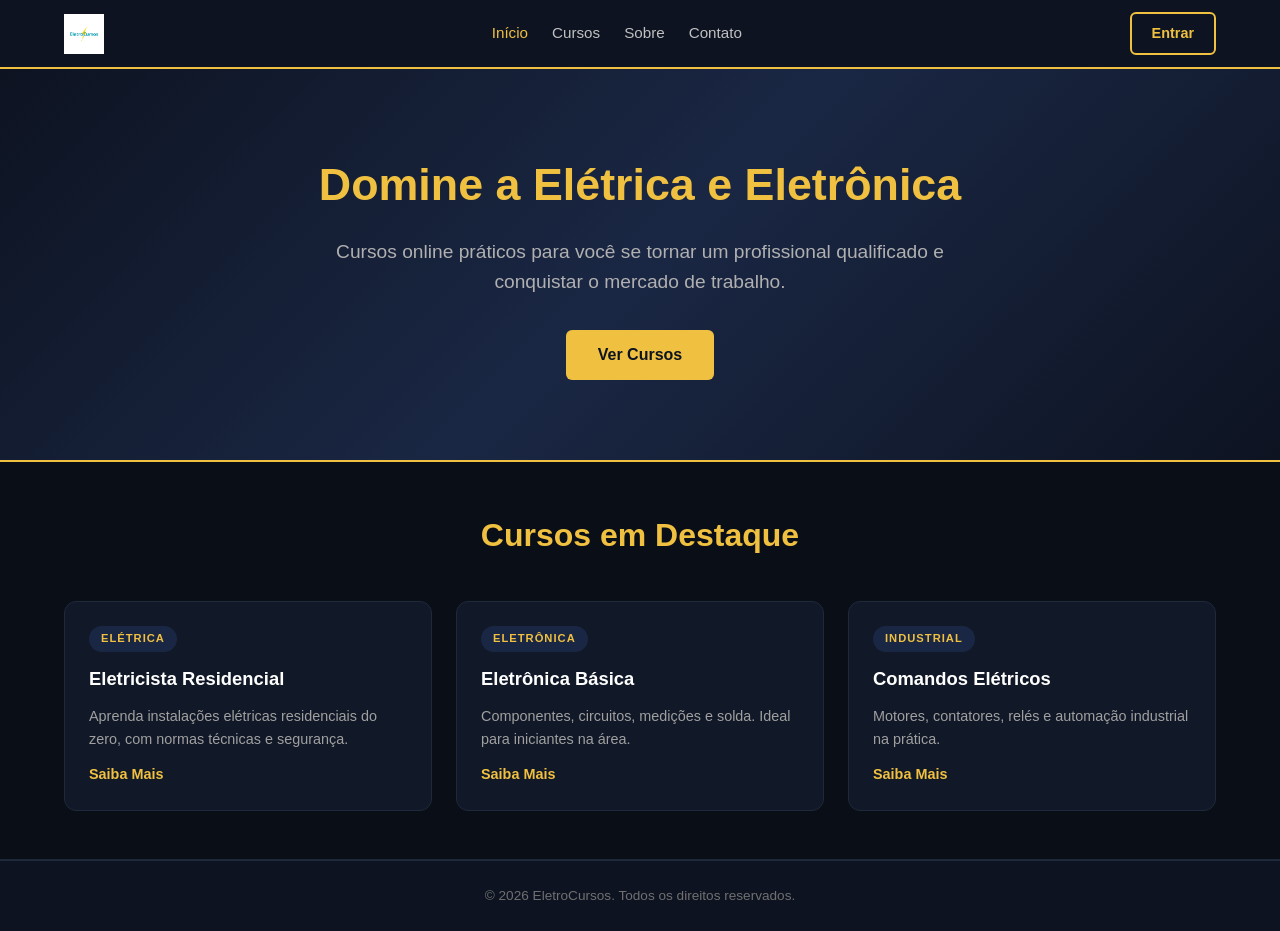
<file: index.html>
<!DOCTYPE html>
<html lang="pt-br">
<head>
    <meta charset="UTF-8">
    <meta name="viewport" content="width=device-width, initial-scale=1.0">
    <title>EletroCursos - Cursos Online de Elétrica e Eletrônica</title>
    <link rel="icon" href="images/EletroCurso.ico" type="image/x-icon">
    <link rel="stylesheet" href="css/style.css">
</head>
<body>
    <header class="header">
        <nav class="navbar">
            <a href="index.html" class="logo">
                <img src="images/EletroCurso.png" alt="EletroCursos">
            </a>
            <ul class="nav-links">
                <li><a href="index.html">Início</a></li>
                <li><a href="cursos.html">Cursos</a></li>
                <li><a href="sobre.html">Sobre</a></li>
                <li><a href="contato.html">Contato</a></li>
            </ul>
            <a href="entrar.html" class="btn-entrar" id="btn-entrar">Entrar</a>
        </nav>
    </header>

    <main>
        <section class="hero">
            <div class="hero-content">
                <h1>Domine a Elétrica e Eletrônica</h1>
                <p>Cursos online práticos para você se tornar um profissional qualificado e conquistar o mercado de trabalho.</p>
                <a href="cursos.html" class="btn-hero">Ver Cursos</a>
            </div>
        </section>

        <section class="destaques">
            <h2>Cursos em Destaque</h2>
            <div class="cursos-grid">
                <article class="card-curso">
                    <span class="tag">Elétrica</span>
                    <h3>Eletricista Residencial</h3>
                    <p>Aprenda instalações elétricas residenciais do zero, com normas técnicas e segurança.</p>
                    <a href="cursos.html" class="btn-curso">Saiba Mais</a>
                </article>
                <article class="card-curso">
                    <span class="tag">Eletrônica</span>
                    <h3>Eletrônica Básica</h3>
                    <p>Componentes, circuitos, medições e solda. Ideal para iniciantes na área.</p>
                    <a href="cursos.html" class="btn-curso">Saiba Mais</a>
                </article>
                <article class="card-curso">
                    <span class="tag">Industrial</span>
                    <h3>Comandos Elétricos</h3>
                    <p>Motores, contatores, relés e automação industrial na prática.</p>
                    <a href="cursos.html" class="btn-curso">Saiba Mais</a>
                </article>
            </div>
        </section>
    </main>

    <footer class="footer">
        <p>&copy; 2026 EletroCursos. Todos os direitos reservados.</p>
    </footer>

    <script src="js/script.js"></script>
</body>
</html>
</file>
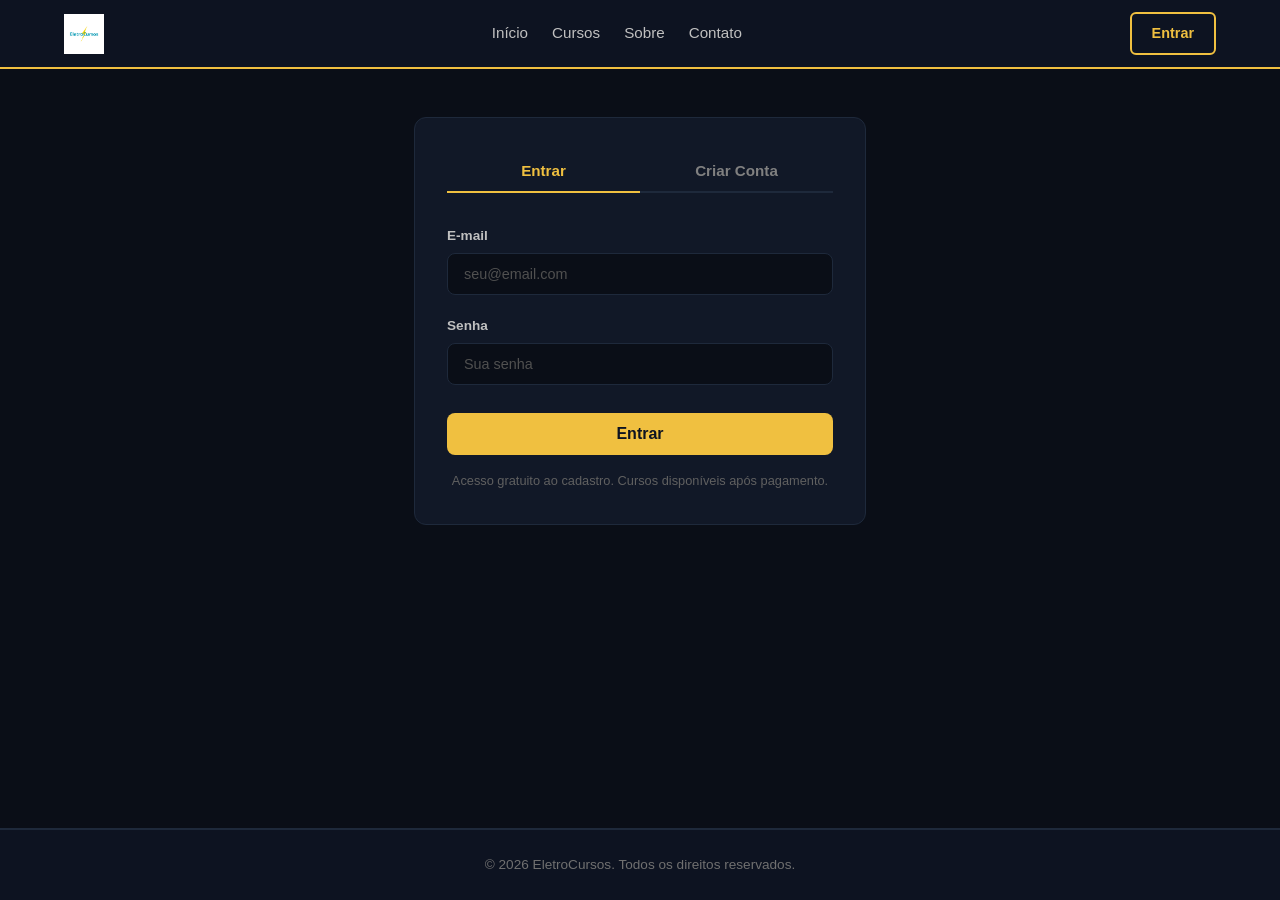
<file: admin.html>
<!DOCTYPE html>
<html lang="pt-br">
<head>
    <meta charset="UTF-8">
    <meta name="viewport" content="width=device-width, initial-scale=1.0">
    <title>Painel Admin - EletroCursos</title>
    <link rel="icon" href="images/EletroCurso.ico" type="image/x-icon">
    <link rel="stylesheet" href="css/style.css">
</head>
<body>
    <header class="header">
        <nav class="navbar">
            <a href="index.html" class="logo">
                <img src="images/EletroCurso.png" alt="EletroCursos">
            </a>
            <ul class="nav-links">
                <li><a href="index.html">Início</a></li>
                <li><a href="cursos.html">Cursos</a></li>
                <li><a href="sobre.html">Sobre</a></li>
                <li><a href="contato.html">Contato</a></li>
            </ul>
            <a href="#" class="btn-sair" onclick="sair()">Sair</a>
        </nav>
    </header>

    <main>
        <section class="pagina-admin">
            <div class="admin-header">
                <h1>Painel de Administração</h1>
                <p>Gerencie cursos, alunos e pagamentos.</p>
            </div>

            <!-- Dashboard -->
            <div class="admin-dashboard" id="admin-dashboard">
                <div class="dash-card">
                    <div class="dash-icone">📚</div>
                    <div class="dash-info">
                        <span class="dash-numero" id="total-cursos">8</span>
                        <span class="dash-label">Cursos</span>
                    </div>
                </div>
                <div class="dash-card">
                    <div class="dash-icone">👥</div>
                    <div class="dash-info">
                        <span class="dash-numero" id="total-alunos">0</span>
                        <span class="dash-label">Alunos</span>
                    </div>
                </div>
                <div class="dash-card">
                    <div class="dash-icone">✅</div>
                    <div class="dash-info">
                        <span class="dash-numero" id="total-pagos">0</span>
                        <span class="dash-label">Pagantes</span>
                    </div>
                </div>
                <div class="dash-card">
                    <div class="dash-icone">💰</div>
                    <div class="dash-info">
                        <span class="dash-numero" id="total-receita">R$ 0</span>
                        <span class="dash-label">Receita</span>
                    </div>
                </div>
            </div>

            <!-- Tabs Admin -->
            <div class="admin-tabs">
                <button class="admin-tab ativo" onclick="mostrarSecao('cursos')">Cursos</button>
                <button class="admin-tab" onclick="mostrarSecao('alunos')">Alunos</button>
                <button class="admin-tab" onclick="mostrarSecao('pagamentos')">Pagamentos</button>
                <button class="admin-tab" onclick="mostrarSecao('config')">Configurações</button>
            </div>

            <!-- Seção Cursos -->
            <div class="admin-secao" id="secao-cursos">
                <div class="secao-header">
                    <h2>Gerenciar Cursos</h2>
                    <button class="btn-add" onclick="abrirModalCurso()">+ Novo Curso</button>
                </div>
                <div class="tabela-container">
                    <table class="tabela-admin">
                        <thead>
                            <tr>
                                <th>Título</th>
                                <th>Categoria</th>
                                <th>Carga Horária</th>
                                <th>Nível</th>
                                <th>Ações</th>
                            </tr>
                        </thead>
                        <tbody id="tabela-cursos"></tbody>
                    </table>
                </div>
            </div>

            <!-- Seção Alunos -->
            <div class="admin-secao hidden" id="secao-alunos">
                <div class="secao-header">
                    <h2>Alunos Cadastrados</h2>
                    <button class="btn-add" onclick="exportarAlunos()">Exportar CSV</button>
                </div>
                <div class="tabela-container">
                    <table class="tabela-admin">
                        <thead>
                            <tr>
                                <th>Nome</th>
                                <th>E-mail</th>
                                <th>Status</th>
                                <th>Data Cadastro</th>
                                <th>Ações</th>
                            </tr>
                        </thead>
                        <tbody id="tabela-alunos"></tbody>
                    </table>
                </div>
            </div>

            <!-- Seção Pagamentos -->
            <div class="admin-secao hidden" id="secao-pagamentos">
                <div class="secao-header">
                    <h2>Pagamentos</h2>
                    <button class="btn-add" onclick="exportarPagamentos()">Exportar CSV</button>
                </div>
                <div class="tabela-container">
                    <table class="tabela-admin">
                        <thead>
                            <tr>
                                <th>Aluno</th>
                                <th>E-mail</th>
                                <th>Valor</th>
                                <th>Status</th>
                                <th>Data</th>
                                <th>Ações</th>
                            </tr>
                        </thead>
                        <tbody id="tabela-pagamentos"></tbody>
                    </table>
                </div>
            </div>

            <!-- Seção Configurações -->
            <div class="admin-secao hidden" id="secao-config">
                <div class="secao-header">
                    <h2>Configurações</h2>
                </div>
                <div class="config-grid">
                    <div class="config-card">
                        <h3>Valor do Acesso</h3>
                        <div class="config-input-group">
                            <span>R$</span>
                            <input type="number" id="config-valor" value="10.00" step="0.01" min="0">
                        </div>
                        <button class="btn-admin" onclick="salvarConfig()">Salvar</button>
                    </div>
                    <div class="config-card">
                        <h3>Chave PIX</h3>
                        <input type="text" id="config-chave-pix" placeholder="Sua chave PIX">
                        <button class="btn-admin" onclick="salvarConfig()">Salvar</button>
                    </div>
                    <div class="config-card">
                        <h3>Nome Recebedor PIX</h3>
                        <input type="text" id="config-nome-pix" placeholder="Nome que aparece no PIX">
                        <button class="btn-admin" onclick="salvarConfig()">Salvar</button>
                    </div>
                    <div class="config-card">
                        <h3>Admin</h3>
                        <div class="form-group">
                            <label>E-mail</label>
                            <input type="email" id="config-admin-email" value="admin@eletrocursos.com">
                        </div>
                        <div class="form-group">
                            <label>Senha</label>
                            <input type="password" id="config-admin-senha" value="admin123">
                        </div>
                        <button class="btn-admin" onclick="salvarConfig()">Salvar</button>
                    </div>
                </div>
            </div>
        </section>
    </main>

    <!-- Modal Curso -->
    <div class="modal-overlay hidden" id="modal-curso">
        <div class="modal">
            <div class="modal-header">
                <h3 id="modal-titulo">Novo Curso</h3>
                <button class="modal-fechar" onclick="fecharModalCurso()">✕</button>
            </div>
            <form id="form-curso" onsubmit="salvarCurso(event)">
                <input type="hidden" id="curso-id">
                <div class="form-group">
                    <label>Título</label>
                    <input type="text" id="curso-titulo" required>
                </div>
                <div class="form-group">
                    <label>Categoria</label>
                    <select id="curso-categoria" required>
                        <option value="">Selecione...</option>
                        <option value="elétrica">Elétrica</option>
                        <option value="eletrônica">Eletrônica</option>
                        <option value="industrial">Industrial</option>
                        <option value="energia-solar">Energia Solar</option>
                    </select>
                </div>
                <div class="form-group">
                    <label>Descrição</label>
                    <textarea id="curso-descricao" rows="3" required></textarea>
                </div>
                <div class="form-row">
                    <div class="form-group">
                        <label>Carga Horária</label>
                        <input type="number" id="curso-carga" min="1" required>
                    </div>
                    <div class="form-group">
                        <label>Nível</label>
                        <select id="curso-nivel" required>
                            <option value="">Selecione...</option>
                            <option value="Iniciante">Iniciante</option>
                            <option value="Intermediário">Intermediário</option>
                            <option value="Avançado">Avançado</option>
                        </select>
                    </div>
                </div>
                <button type="submit" class="btn-auth">Salvar Curso</button>
            </form>
        </div>
    </div>

    <footer class="footer">
        <p>&copy; 2026 EletroCursos. Todos os direitos reservados.</p>
    </footer>

    <script src="js/script.js"></script>
</body>
</html>
</file>
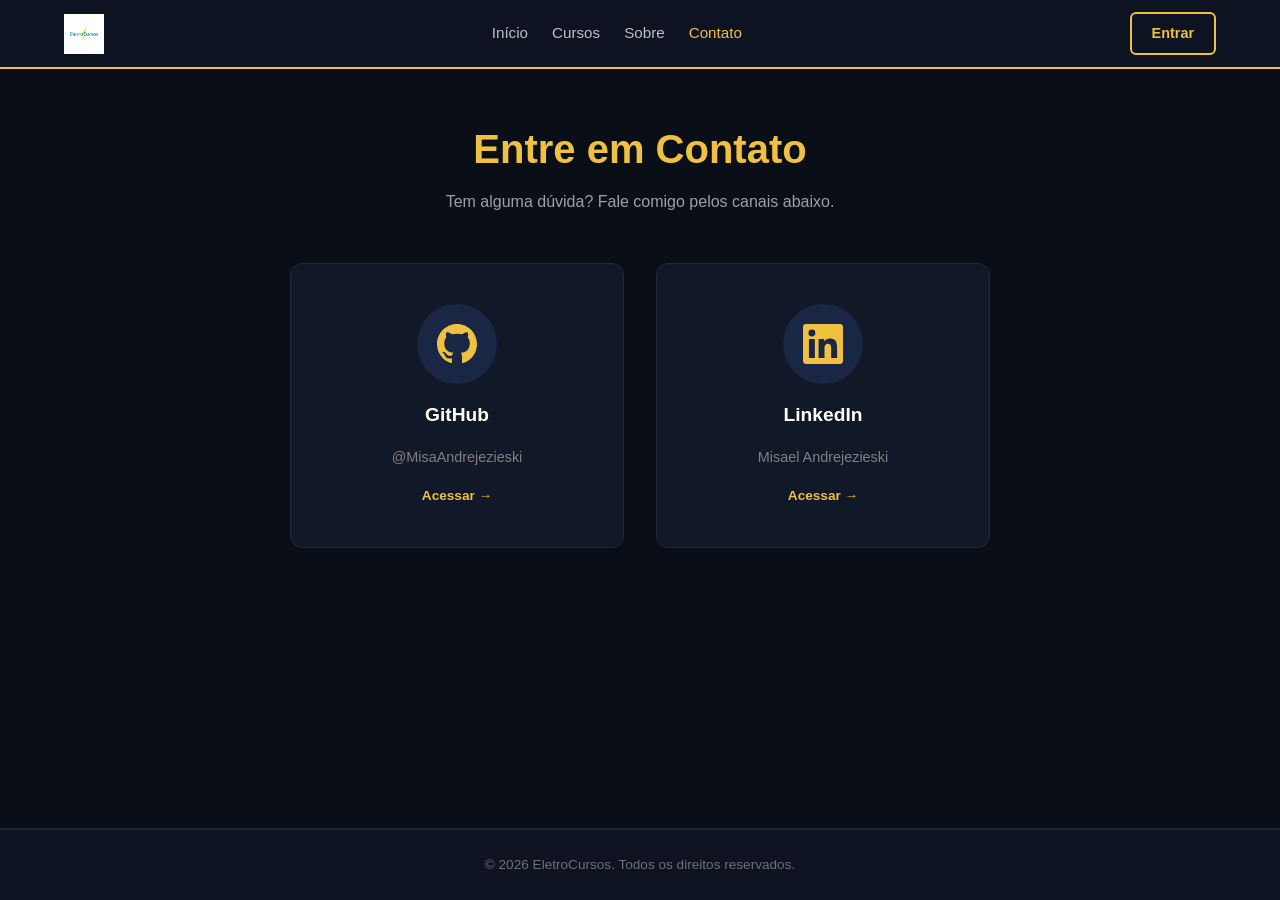
<file: contato.html>
<!DOCTYPE html>
<html lang="pt-br">
<head>
    <meta charset="UTF-8">
    <meta name="viewport" content="width=device-width, initial-scale=1.0">
    <title>Contato - EletroCursos</title>
    <link rel="icon" href="images/EletroCurso.ico" type="image/x-icon">
    <link rel="stylesheet" href="css/style.css">
</head>
<body>
    <header class="header">
        <nav class="navbar">
            <a href="index.html" class="logo">
                <img src="images/EletroCurso.png" alt="EletroCursos">
            </a>
            <ul class="nav-links">
                <li><a href="index.html">Início</a></li>
                <li><a href="cursos.html">Cursos</a></li>
                <li><a href="sobre.html">Sobre</a></li>
                <li><a href="contato.html">Contato</a></li>
            </ul>
            <a href="entrar.html" class="btn-entrar" id="btn-entrar">Entrar</a>
        </nav>
    </header>

    <main>
        <section class="pagina-contato">
            <div class="contato-header">
                <h1>Entre em Contato</h1>
                <p>Tem alguma dúvida? Fale comigo pelos canais abaixo.</p>
            </div>

            <div class="contato-grid">
                <a href="https://github.com/MisaAndrejezieski" target="_blank" class="contato-card">
                    <div class="contato-icone">
                        <svg width="40" height="40" viewBox="0 0 24 24" fill="currentColor">
                            <path d="M12 0C5.37 0 0 5.37 0 12c0 5.31 3.435 9.795 8.205 11.385.6.105.825-.255.825-.57 0-.285-.015-1.23-.015-2.235-3.015.555-3.795-.735-4.035-1.41-.135-.345-.72-1.41-1.23-1.695-.42-.225-1.02-.78-.015-.795.945-.015 1.62.87 1.845 1.23 1.08 1.815 2.805 1.305 3.495.99.105-.78.42-1.305.765-1.605-2.67-.3-5.46-1.335-5.46-5.925 0-1.305.465-2.385 1.23-3.225-.12-.3-.54-1.53.12-3.18 0 0 1.005-.315 3.3 1.23.96-.27 1.98-.405 3-.405s2.04.135 3 .405c2.295-1.56 3.3-1.23 3.3-1.23.66 1.65.24 2.88.12 3.18.765.84 1.23 1.905 1.23 3.225 0 4.605-2.805 5.625-5.475 5.925.435.375.81 1.095.81 2.22 0 1.605-.015 2.895-.015 3.3 0 .315.225.69.825.57A12.02 12.02 0 0024 12c0-6.63-5.37-12-12-12z"/>
                        </svg>
                    </div>
                    <h3>GitHub</h3>
                    <p>@MisaAndrejezieski</p>
                    <span class="contato-link">Acessar →</span>
                </a>

                <a href="https://www.linkedin.com/in/misael-andrejezieski-b4996720a/" target="_blank" class="contato-card">
                    <div class="contato-icone">
                        <svg width="40" height="40" viewBox="0 0 24 24" fill="currentColor">
                            <path d="M20.447 20.452h-3.554v-5.569c0-1.328-.027-3.037-1.852-3.037-1.853 0-2.136 1.445-2.136 2.939v5.667H9.351V9h3.414v1.561h.046c.477-.9 1.637-1.85 3.37-1.85 3.601 0 4.267 2.37 4.267 5.455v6.286zM5.337 7.433a2.062 2.062 0 01-2.063-2.065 2.064 2.064 0 112.063 2.065zm1.782 13.019H3.555V9h3.564v11.452zM22.225 0H1.771C.792 0 0 .774 0 1.729v20.542C0 23.227.792 24 1.771 24h20.451C23.2 24 24 23.227 24 22.271V1.729C24 .774 23.2 0 22.222 0h.003z"/>
                        </svg>
                    </div>
                    <h3>LinkedIn</h3>
                    <p>Misael Andrejezieski</p>
                    <span class="contato-link">Acessar →</span>
                </a>
            </div>
        </section>
    </main>

    <footer class="footer">
        <p>&copy; 2026 EletroCursos. Todos os direitos reservados.</p>
    </footer>

    <script src="js/script.js"></script>
</body>
</html>
</file>
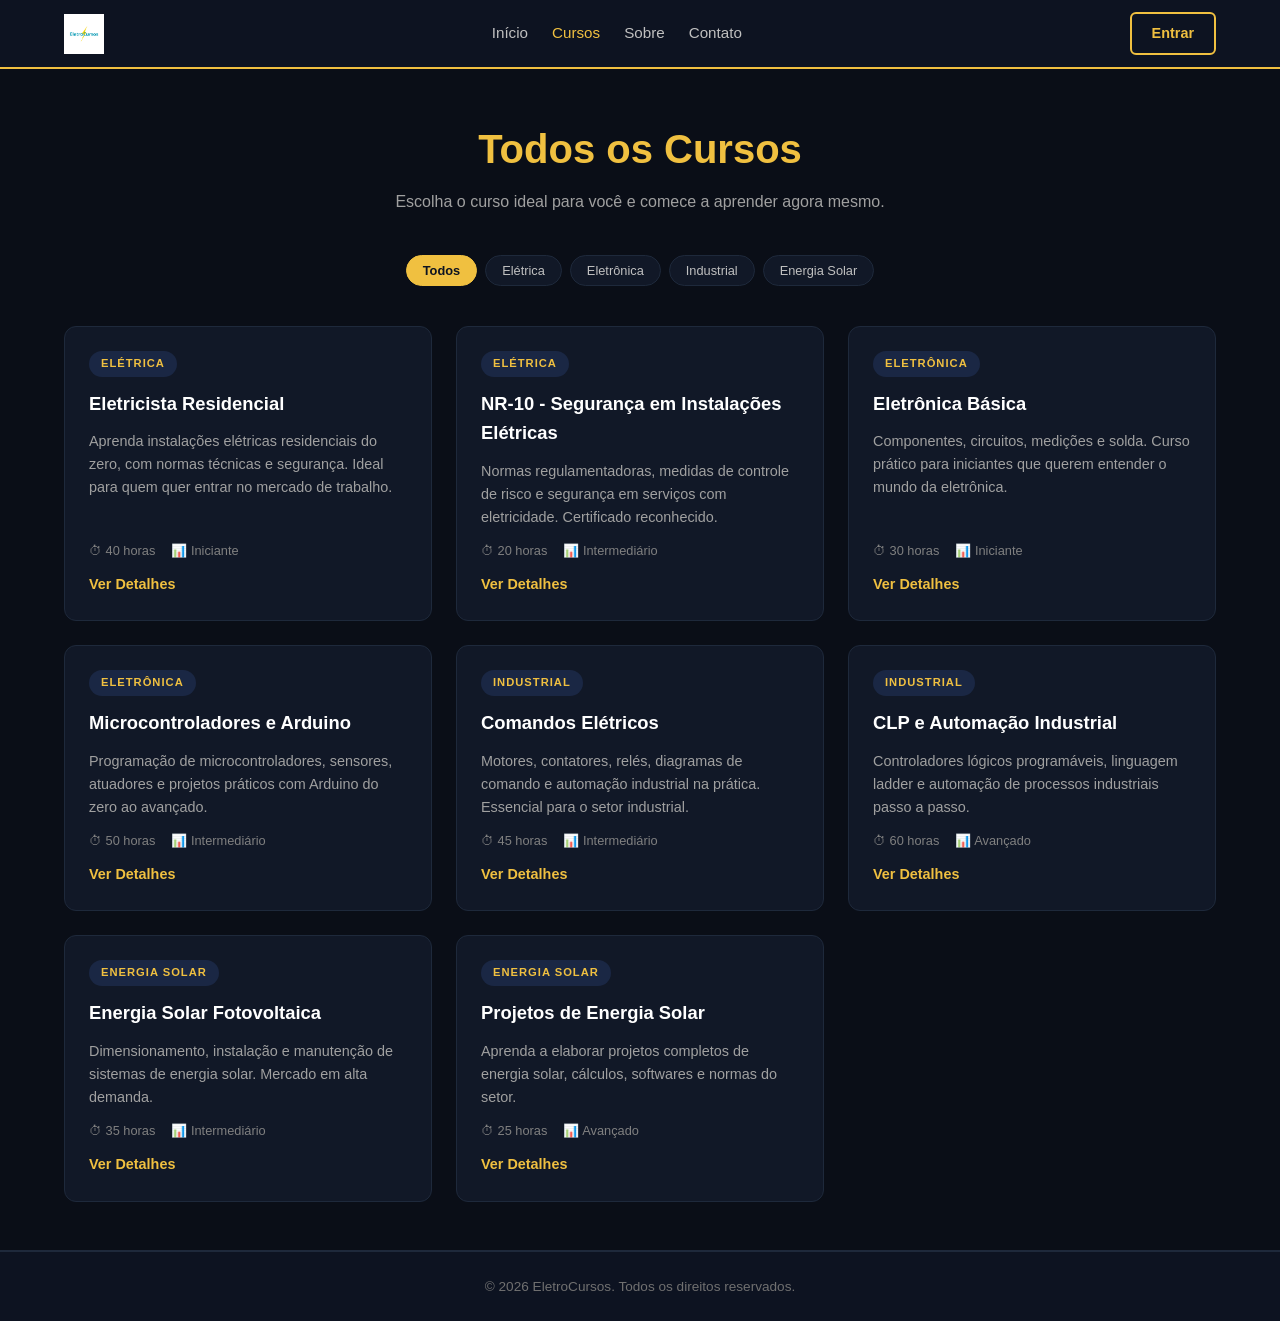
<file: cursos.html>
<!DOCTYPE html>
<html lang="pt-br">
<head>
    <meta charset="UTF-8">
    <meta name="viewport" content="width=device-width, initial-scale=1.0">
    <title>Todos os Cursos - EletroCursos</title>
    <link rel="icon" href="images/EletroCurso.ico" type="image/x-icon">
    <link rel="stylesheet" href="css/style.css">
</head>
<body>
    <header class="header">
        <nav class="navbar">
            <a href="index.html" class="logo">
                <img src="images/EletroCurso.png" alt="EletroCursos">
            </a>
            <ul class="nav-links">
                <li><a href="index.html">Início</a></li>
                <li><a href="cursos.html">Cursos</a></li>
                <li><a href="sobre.html">Sobre</a></li>
                <li><a href="contato.html">Contato</a></li>
            </ul>
            <a href="entrar.html" class="btn-entrar" id="btn-entrar">Entrar</a>
        </nav>
    </header>

    <main>
        <section class="pagina-cursos">
            <div class="pagina-cursos-header">
                <h1>Todos os Cursos</h1>
                <p>Escolha o curso ideal para você e comece a aprender agora mesmo.</p>
            </div>

            <div class="filtros">
                <button class="filtro-btn ativo">Todos</button>
                <button class="filtro-btn">Elétrica</button>
                <button class="filtro-btn">Eletrônica</button>
                <button class="filtro-btn">Industrial</button>
                <button class="filtro-btn">Energia Solar</button>
            </div>

            <div class="cursos-grid-full">
                <article class="card-curso" data-categoria="elétrica">
                    <span class="tag">Elétrica</span>
                    <h3>Eletricista Residencial</h3>
                    <p>Aprenda instalações elétricas residenciais do zero, com normas técnicas e segurança. Ideal para quem quer entrar no mercado de trabalho.</p>
                    <div class="card-info">
                        <span>⏱ 40 horas</span>
                        <span>📊 Iniciante</span>
                    </div>
                    <a href="entrar.html" class="btn-curso">Ver Detalhes</a>
                </article>

                <article class="card-curso" data-categoria="elétrica">
                    <span class="tag">Elétrica</span>
                    <h3>NR-10 - Segurança em Instalações Elétricas</h3>
                    <p>Normas regulamentadoras, medidas de controle de risco e segurança em serviços com eletricidade. Certificado reconhecido.</p>
                    <div class="card-info">
                        <span>⏱ 20 horas</span>
                        <span>📊 Intermediário</span>
                    </div>
                    <a href="entrar.html" class="btn-curso">Ver Detalhes</a>
                </article>

                <article class="card-curso" data-categoria="eletrônica">
                    <span class="tag">Eletrônica</span>
                    <h3>Eletrônica Básica</h3>
                    <p>Componentes, circuitos, medições e solda. Curso prático para iniciantes que querem entender o mundo da eletrônica.</p>
                    <div class="card-info">
                        <span>⏱ 30 horas</span>
                        <span>📊 Iniciante</span>
                    </div>
                    <a href="entrar.html" class="btn-curso">Ver Detalhes</a>
                </article>

                <article class="card-curso" data-categoria="eletrônica">
                    <span class="tag">Eletrônica</span>
                    <h3>Microcontroladores e Arduino</h3>
                    <p>Programação de microcontroladores, sensores, atuadores e projetos práticos com Arduino do zero ao avançado.</p>
                    <div class="card-info">
                        <span>⏱ 50 horas</span>
                        <span>📊 Intermediário</span>
                    </div>
                    <a href="entrar.html" class="btn-curso">Ver Detalhes</a>
                </article>

                <article class="card-curso" data-categoria="industrial">
                    <span class="tag">Industrial</span>
                    <h3>Comandos Elétricos</h3>
                    <p>Motores, contatores, relés, diagramas de comando e automação industrial na prática. Essencial para o setor industrial.</p>
                    <div class="card-info">
                        <span>⏱ 45 horas</span>
                        <span>📊 Intermediário</span>
                    </div>
                    <a href="entrar.html" class="btn-curso">Ver Detalhes</a>
                </article>

                <article class="card-curso" data-categoria="industrial">
                    <span class="tag">Industrial</span>
                    <h3>CLP e Automação Industrial</h3>
                    <p>Controladores lógicos programáveis, linguagem ladder e automação de processos industriais passo a passo.</p>
                    <div class="card-info">
                        <span>⏱ 60 horas</span>
                        <span>📊 Avançado</span>
                    </div>
                    <a href="entrar.html" class="btn-curso">Ver Detalhes</a>
                </article>

                <article class="card-curso" data-categoria="energia-solar">
                    <span class="tag">Energia Solar</span>
                    <h3>Energia Solar Fotovoltaica</h3>
                    <p>Dimensionamento, instalação e manutenção de sistemas de energia solar. Mercado em alta demanda.</p>
                    <div class="card-info">
                        <span>⏱ 35 horas</span>
                        <span>📊 Intermediário</span>
                    </div>
                    <a href="entrar.html" class="btn-curso">Ver Detalhes</a>
                </article>

                <article class="card-curso" data-categoria="energia-solar">
                    <span class="tag">Energia Solar</span>
                    <h3>Projetos de Energia Solar</h3>
                    <p>Aprenda a elaborar projetos completos de energia solar, cálculos, softwares e normas do setor.</p>
                    <div class="card-info">
                        <span>⏱ 25 horas</span>
                        <span>📊 Avançado</span>
                    </div>
                    <a href="entrar.html" class="btn-curso">Ver Detalhes</a>
                </article>
            </div>
        </section>
    </main>

    <footer class="footer">
        <p>&copy; 2026 EletroCursos. Todos os direitos reservados.</p>
    </footer>

    <script src="js/script.js"></script>
</body>
</html>
</file>
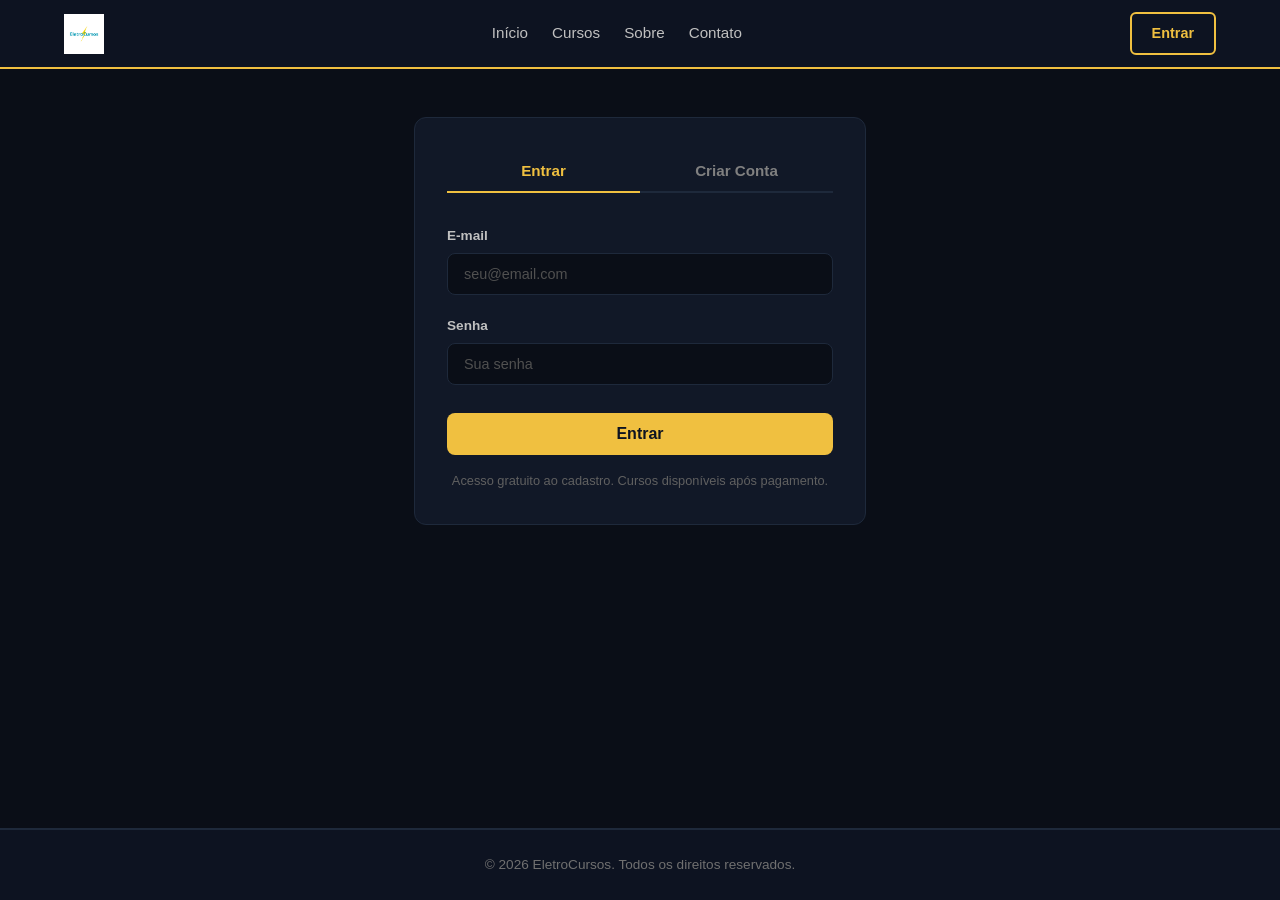
<file: entrar.html>
<!DOCTYPE html>
<html lang="pt-br">
<head>
    <meta charset="UTF-8">
    <meta name="viewport" content="width=device-width, initial-scale=1.0">
    <title>Entrar - EletroCursos</title>
    <link rel="icon" href="images/EletroCurso.ico" type="image/x-icon">
    <link rel="stylesheet" href="css/style.css">
</head>
<body>
    <header class="header">
        <nav class="navbar">
            <a href="index.html" class="logo">
                <img src="images/EletroCurso.png" alt="EletroCursos">
            </a>
            <ul class="nav-links">
                <li><a href="index.html">Início</a></li>
                <li><a href="cursos.html">Cursos</a></li>
                <li><a href="sobre.html">Sobre</a></li>
                <li><a href="contato.html">Contato</a></li>
            </ul>
            <a href="entrar.html" class="btn-entrar" id="btn-entrar">Entrar</a>
        </nav>
    </header>

    <main>
        <section class="pagina-auth">
            <div class="auth-container">
                <div class="auth-tabs">
                    <button class="auth-tab ativo" onclick="mostrarForm('login')">Entrar</button>
                    <button class="auth-tab" onclick="mostrarForm('cadastro')">Criar Conta</button>
                </div>

                <form id="form-login" class="auth-form" onsubmit="fazerLogin(event)">
                    <div class="form-group">
                        <label for="login-email">E-mail</label>
                        <input type="email" id="login-email" placeholder="seu@email.com" required>
                    </div>
                    <div class="form-group">
                        <label for="login-senha">Senha</label>
                        <input type="password" id="login-senha" placeholder="Sua senha" required>
                    </div>
                    <button type="submit" class="btn-auth">Entrar</button>
                    <p class="auth-info">Acesso gratuito ao cadastro. Cursos disponíveis após pagamento.</p>
                </form>

                <form id="form-cadastro" class="auth-form hidden" onsubmit="fazerCadastro(event)">
                    <div class="form-group">
                        <label for="cadastro-nome">Nome Completo</label>
                        <input type="text" id="cadastro-nome" placeholder="Seu nome" required>
                    </div>
                    <div class="form-group">
                        <label for="cadastro-email">E-mail</label>
                        <input type="email" id="cadastro-email" placeholder="seu@email.com" required>
                    </div>
                    <div class="form-group">
                        <label for="cadastro-senha">Senha</label>
                        <input type="password" id="cadastro-senha" placeholder="Mínimo 6 caracteres" required>
                    </div>
                    <button type="submit" class="btn-auth">Criar Conta</button>
                    <p class="auth-info">Cadastro gratuito. Para acessar os cursos é necessário pagar R$ 10,00.</p>
                </form>
            </div>
        </section>
    </main>

    <footer class="footer">
        <p>&copy; 2026 EletroCursos. Todos os direitos reservados.</p>
    </footer>

    <script src="js/script.js"></script>
</body>
</html>
</file>
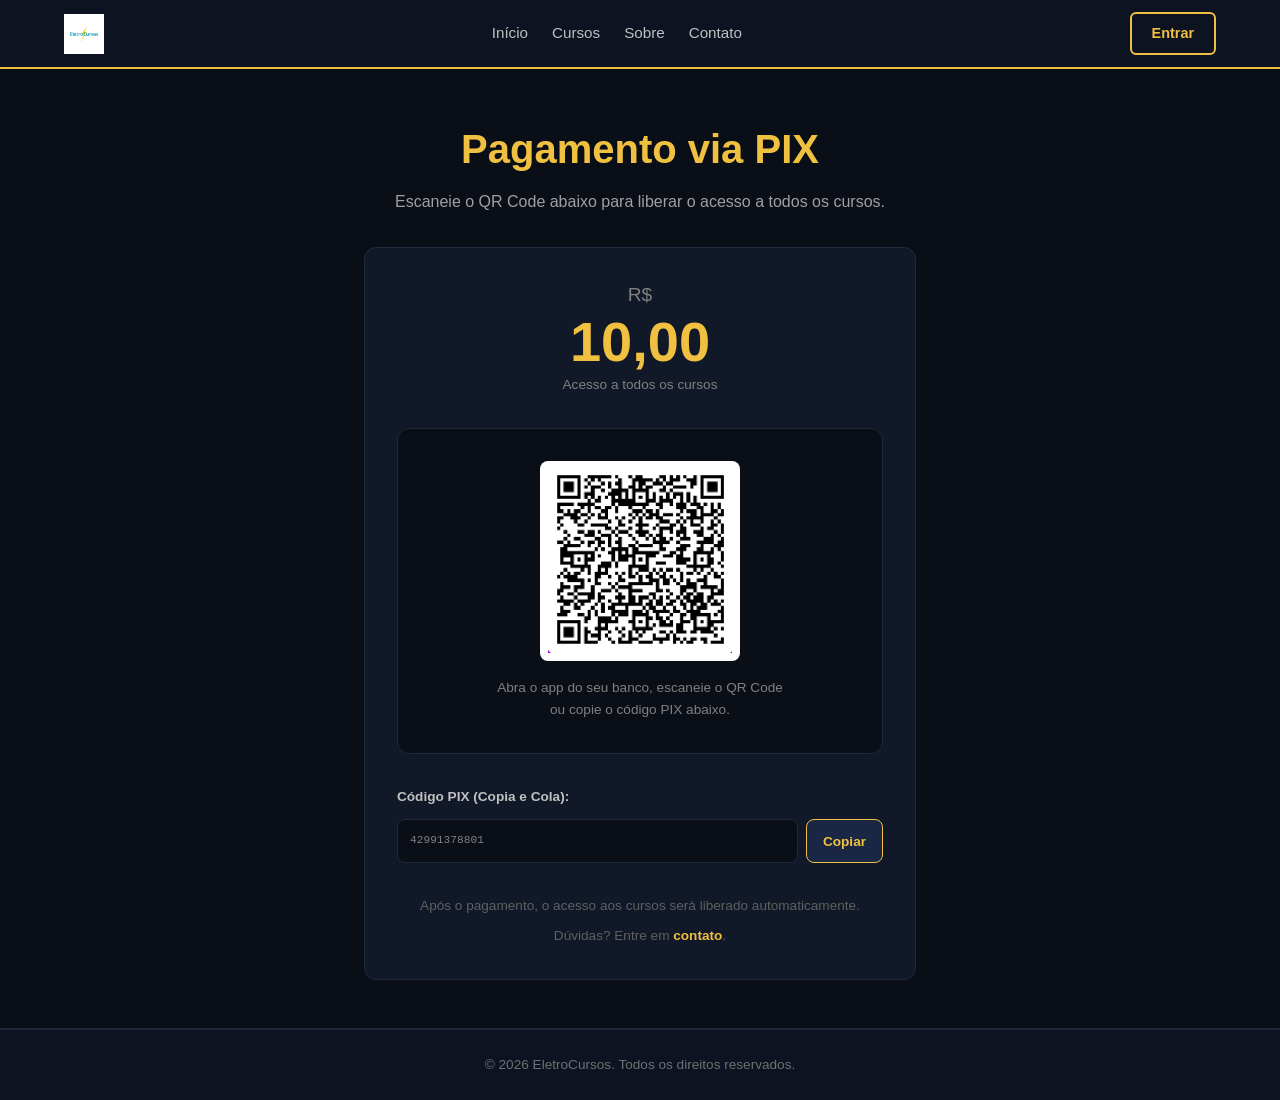
<file: pagamento.html>
<!DOCTYPE html>
<html lang="pt-br">
<head>
    <meta charset="UTF-8">
    <meta name="viewport" content="width=device-width, initial-scale=1.0">
    <title>Pagamento - EletroCursos</title>
    <link rel="icon" href="images/EletroCurso.ico" type="image/x-icon">
    <link rel="stylesheet" href="css/style.css">
</head>
<body>
    <header class="header">
        <nav class="navbar">
            <a href="index.html" class="logo">
                <img src="images/EletroCurso.png" alt="EletroCursos">
            </a>
            <ul class="nav-links">
                <li><a href="index.html">Início</a></li>
                <li><a href="cursos.html">Cursos</a></li>
                <li><a href="sobre.html">Sobre</a></li>
                <li><a href="contato.html">Contato</a></li>
            </ul>
            <a href="entrar.html" class="btn-entrar" id="btn-entrar">Entrar</a>
        </nav>
    </header>

    <main>
        <section class="pagina-pagamento">
            <div class="pagamento-header">
                <h1>Pagamento via PIX</h1>
                <p>Escaneie o QR Code abaixo para liberar o acesso a todos os cursos.</p>
            </div>

            <div class="pagamento-container">
                <div class="pagamento-card">
                    <div class="preco-destaque">
                        <span class="preco-moeda">R$</span>
                        <span class="preco-valor">10,00</span>
                        <span class="preco-info">Acesso a todos os cursos</span>
                    </div>

                    <div class="qr-code-container">
                        <img src="images/QR CODE 002.png" alt="QR Code PIX" class="qr-code-img">
                        <p class="qr-code-instrucao">Abra o app do seu banco, escaneie o QR Code ou copie o código PIX abaixo.</p>
                    </div>

                    <div class="pix-copia-cola">
                        <p class="pix-label">Código PIX (Copia e Cola):</p>
                        <div class="pix-codigo-container">
                            <code class="pix-codigo" id="pix-codigo">42991378801</code>
                            <button class="btn-copiar">Copiar</button>
                        </div>
                    </div>

                    <div class="pagamento-info">
                        <p>Após o pagamento, o acesso aos cursos será liberado automaticamente.</p>
                        <p class="pagamento-duvida">Dúvidas? Entre em <a href="contato.html">contato</a>.</p>
                    </div>
                </div>
            </div>
        </section>
    </main>

    <footer class="footer">
        <p>&copy; 2026 EletroCursos. Todos os direitos reservados.</p>
    </footer>

    <script src="js/script.js"></script>
</body>
</html>
</file>
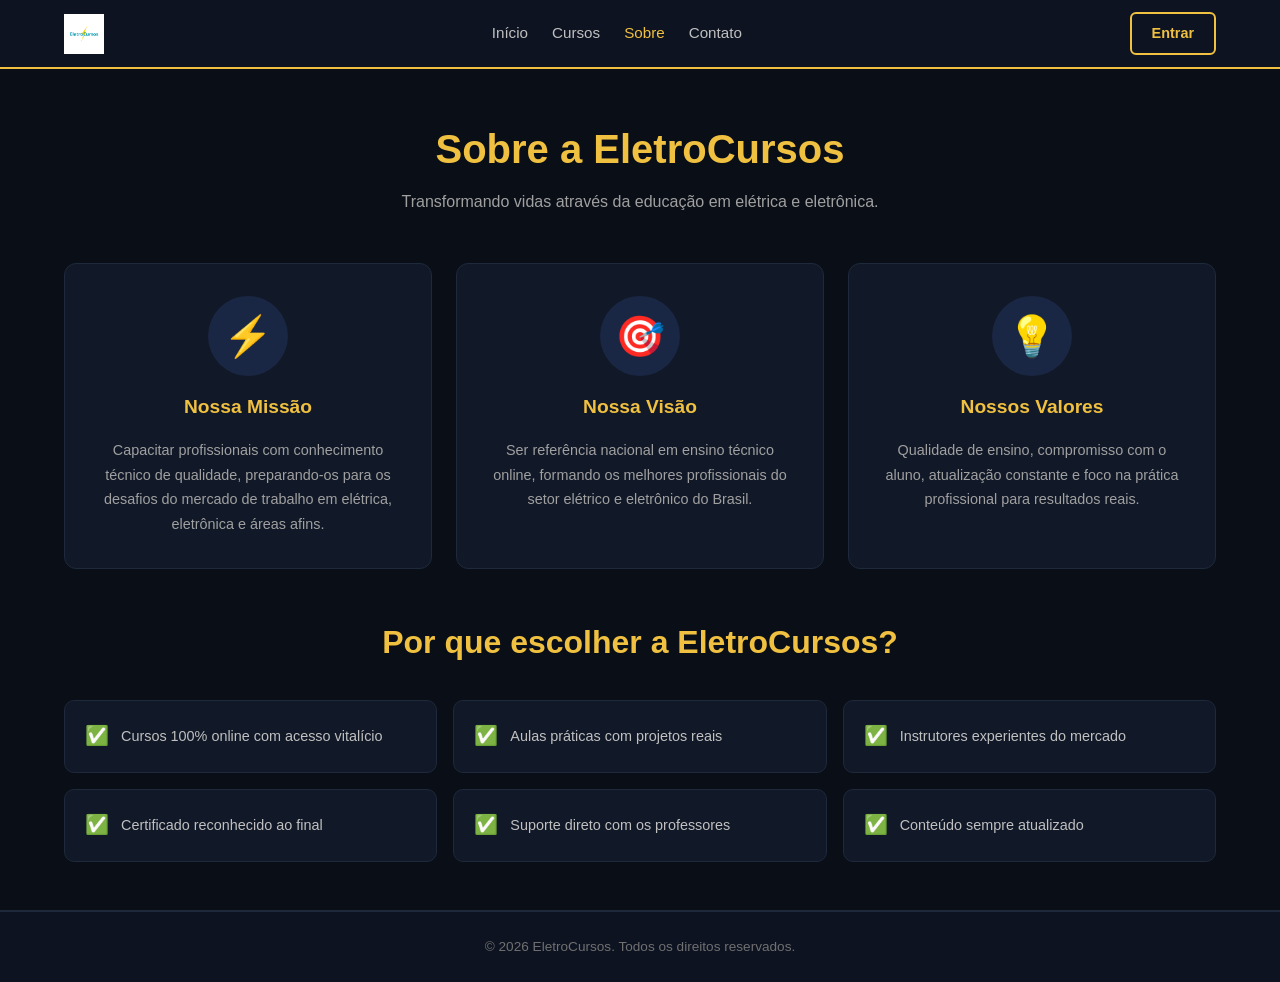
<file: sobre.html>
<!DOCTYPE html>
<html lang="pt-br">
<head>
    <meta charset="UTF-8">
    <meta name="viewport" content="width=device-width, initial-scale=1.0">
    <title>Sobre - EletroCursos</title>
    <link rel="icon" href="images/EletroCurso.ico" type="image/x-icon">
    <link rel="stylesheet" href="css/style.css">
</head>
<body>
    <header class="header">
        <nav class="navbar">
            <a href="index.html" class="logo">
                <img src="images/EletroCurso.png" alt="EletroCursos">
            </a>
            <ul class="nav-links">
                <li><a href="index.html">Início</a></li>
                <li><a href="cursos.html">Cursos</a></li>
                <li><a href="sobre.html">Sobre</a></li>
                <li><a href="contato.html">Contato</a></li>
            </ul>
            <a href="entrar.html" class="btn-entrar" id="btn-entrar">Entrar</a>
        </nav>
    </header>

    <main>
        <section class="pagina-sobre">
            <div class="sobre-header">
                <h1>Sobre a EletroCursos</h1>
                <p>Transformando vidas através da educação em elétrica e eletrônica.</p>
            </div>

            <div class="sobre-grid">
                <div class="sobre-card">
                    <div class="sobre-icone">⚡</div>
                    <h3>Nossa Missão</h3>
                    <p>Capacitar profissionais com conhecimento técnico de qualidade, preparando-os para os desafios do mercado de trabalho em elétrica, eletrônica e áreas afins.</p>
                </div>

                <div class="sobre-card">
                    <div class="sobre-icone">🎯</div>
                    <h3>Nossa Visão</h3>
                    <p>Ser referência nacional em ensino técnico online, formando os melhores profissionais do setor elétrico e eletrônico do Brasil.</p>
                </div>

                <div class="sobre-card">
                    <div class="sobre-icone">💡</div>
                    <h3>Nossos Valores</h3>
                    <p>Qualidade de ensino, compromisso com o aluno, atualização constante e foco na prática profissional para resultados reais.</p>
                </div>
            </div>

            <div class="sobre-diferenciais">
                <h2>Por que escolher a EletroCursos?</h2>
                <div class="diferenciais-grid">
                    <div class="diferencial-item">
                        <span>✅</span>
                        <p>Cursos 100% online com acesso vitalício</p>
                    </div>
                    <div class="diferencial-item">
                        <span>✅</span>
                        <p>Aulas práticas com projetos reais</p>
                    </div>
                    <div class="diferencial-item">
                        <span>✅</span>
                        <p>Instrutores experientes do mercado</p>
                    </div>
                    <div class="diferencial-item">
                        <span>✅</span>
                        <p>Certificado reconhecido ao final</p>
                    </div>
                    <div class="diferencial-item">
                        <span>✅</span>
                        <p>Suporte direto com os professores</p>
                    </div>
                    <div class="diferencial-item">
                        <span>✅</span>
                        <p>Conteúdo sempre atualizado</p>
                    </div>
                </div>
            </div>
        </section>
    </main>

    <footer class="footer">
        <p>&copy; 2026 EletroCursos. Todos os direitos reservados.</p>
    </footer>

    <script src="js/script.js"></script>
</body>
</html>
</file>
<file: css/style.css>
* {
    margin: 0;
    padding: 0;
    box-sizing: border-box;
}

body {
    font-family: 'Segoe UI', Tahoma, Geneva, Verdana, sans-serif;
    background-color: #0a0e17;
    color: #e0e0e0;
    line-height: 1.6;
    display: flex;
    flex-direction: column;
    min-height: 100vh;
}

/* ==================== HEADER ==================== */
.header {
    background-color: #0d1321;
    border-bottom: 2px solid #f0c040;
    position: sticky;
    top: 0;
    z-index: 100;
}

.navbar {
    max-width: 1200px;
    margin: 0 auto;
    padding: 0.75rem 1.5rem;
    display: flex;
    align-items: center;
    justify-content: space-between;
    flex-wrap: wrap;
    gap: 1rem;
}

.logo {
    display: flex;
    align-items: center;
}

.logo img {
    height: 40px;
    display: flex;
    align-items: center;
}

.nav-links {
    display: flex;
    align-items: center;
    list-style: none;
    gap: 1.5rem;
    flex-wrap: wrap;
}

.nav-links a {
    color: #c0c0c0;
    text-decoration: none;
    font-weight: 500;
    font-size: 0.95rem;
    transition: color 0.3s;
    display: flex;
    align-items: center;
}

.nav-links a:hover,
.nav-links a.ativo {
    color: #f0c040;
}

.btn-entrar {
    display: flex;
    align-items: center;
    justify-content: center;
    background: transparent;
    color: #f0c040;
    border: 2px solid #f0c040;
    padding: 0.5rem 1.25rem;
    border-radius: 6px;
    text-decoration: none;
    font-weight: 600;
    font-size: 0.9rem;
    transition: all 0.3s;
    white-space: nowrap;
}

.btn-entrar:hover {
    background: #f0c040;
    color: #0d1321;
}

.btn-sair {
    display: flex;
    align-items: center;
    justify-content: center;
    background: transparent;
    color: #ef4444;
    border: 2px solid #ef4444;
    padding: 0.5rem 1.25rem;
    border-radius: 6px;
    text-decoration: none;
    font-weight: 600;
    font-size: 0.9rem;
    transition: all 0.3s;
    white-space: nowrap;
    cursor: pointer;
}

.btn-sair:hover {
    background: #ef4444;
    color: #ffffff;
}

/* ==================== MAIN ==================== */
main {
    flex: 1;
    display: flex;
    flex-direction: column;
}

/* ==================== HERO ==================== */
.hero {
    background: linear-gradient(135deg, #0d1321 0%, #1a2744 50%, #0d1321 100%);
    padding: 5rem 1.5rem;
    border-bottom: 2px solid #f0c040;
    display: flex;
    align-items: center;
    justify-content: center;
}

.hero-content {
    max-width: 700px;
    display: flex;
    flex-direction: column;
    align-items: center;
    text-align: center;
    gap: 1rem;
}

.hero h1 {
    font-size: clamp(1.8rem, 5vw, 2.8rem);
    color: #f0c040;
}

.hero p {
    font-size: clamp(1rem, 2.5vw, 1.2rem);
    color: #b0b0b0;
}

.btn-hero {
    display: flex;
    align-items: center;
    justify-content: center;
    background: #f0c040;
    color: #0d1321;
    padding: 0.75rem 2rem;
    border-radius: 6px;
    text-decoration: none;
    font-weight: 700;
    font-size: 1rem;
    transition: all 0.3s;
    margin-top: 1rem;
}

.btn-hero:hover {
    background: #ffd866;
    transform: translateY(-2px);
}

/* ==================== SEÇÕES ==================== */
.destaques,
.pagina-cursos {
    max-width: 1200px;
    width: 100%;
    margin: 0 auto;
    padding: 3rem 1.5rem;
    display: flex;
    flex-direction: column;
}

.destaques h2 {
    text-align: center;
    font-size: clamp(1.5rem, 4vw, 2rem);
    color: #f0c040;
    margin-bottom: 2.5rem;
}

/* ==================== GRID DE CURSOS ==================== */
.cursos-grid,
.cursos-grid-full {
    display: grid;
    grid-template-columns: repeat(auto-fit, minmax(280px, 1fr));
    gap: 1.5rem;
}

.card-curso {
    background: #111827;
    border: 1px solid #1e293b;
    border-radius: 12px;
    padding: 1.5rem;
    transition: all 0.3s;
    display: flex;
    flex-direction: column;
    gap: 0.75rem;
}

.card-curso:hover {
    border-color: #f0c040;
    transform: translateY(-4px);
    box-shadow: 0 8px 30px rgba(240, 192, 64, 0.1);
}

.tag {
    display: flex;
    align-items: center;
    justify-content: center;
    background: #1a2744;
    color: #f0c040;
    font-size: 0.7rem;
    font-weight: 700;
    text-transform: uppercase;
    letter-spacing: 1px;
    padding: 0.25rem 0.75rem;
    border-radius: 20px;
    width: fit-content;
}

.card-curso h3 {
    color: #ffffff;
    font-size: 1.15rem;
}

.card-curso p {
    color: #a0a0a0;
    font-size: 0.9rem;
    flex: 1;
}

.card-info {
    display: flex;
    align-items: center;
    gap: 1rem;
    font-size: 0.8rem;
    color: #808080;
}

.btn-curso {
    display: flex;
    align-items: center;
    color: #f0c040;
    text-decoration: none;
    font-weight: 600;
    font-size: 0.9rem;
    transition: color 0.3s;
    margin-top: auto;
}

.btn-curso:hover {
    color: #ffd866;
}

/* ==================== PÁGINA DE CURSOS ==================== */
.pagina-cursos-header {
    display: flex;
    flex-direction: column;
    align-items: center;
    text-align: center;
    gap: 0.5rem;
    margin-bottom: 2.5rem;
}

.pagina-cursos-header h1 {
    font-size: clamp(1.8rem, 5vw, 2.5rem);
    color: #f0c040;
}

.pagina-cursos-header p {
    color: #a0a0a0;
    font-size: 1rem;
}

/* ==================== FILTROS ==================== */
.filtros {
    display: flex;
    align-items: center;
    justify-content: center;
    flex-wrap: wrap;
    gap: 0.5rem;
    margin-bottom: 2.5rem;
}

.filtro-btn {
    display: flex;
    align-items: center;
    justify-content: center;
    background: #111827;
    color: #c0c0c0;
    border: 1px solid #1e293b;
    padding: 0.45rem 1rem;
    border-radius: 20px;
    cursor: pointer;
    font-size: 0.8rem;
    font-weight: 500;
    transition: all 0.3s;
}

.filtro-btn:hover {
    border-color: #f0c040;
    color: #f0c040;
}

.filtro-btn.ativo {
    background: #f0c040;
    color: #0d1321;
    border-color: #f0c040;
    font-weight: 700;
}

/* ==================== PÁGINA SOBRE ==================== */
.pagina-sobre {
    max-width: 1200px;
    width: 100%;
    margin: 0 auto;
    padding: 3rem 1.5rem;
    display: flex;
    flex-direction: column;
    gap: 3rem;
}

.sobre-header {
    display: flex;
    flex-direction: column;
    align-items: center;
    text-align: center;
    gap: 0.5rem;
}

.sobre-header h1 {
    font-size: clamp(1.8rem, 5vw, 2.5rem);
    color: #f0c040;
}

.sobre-header p {
    color: #a0a0a0;
    font-size: 1rem;
}

.sobre-grid {
    display: grid;
    grid-template-columns: repeat(auto-fit, minmax(280px, 1fr));
    gap: 1.5rem;
}

.sobre-card {
    background: #111827;
    border: 1px solid #1e293b;
    border-radius: 12px;
    padding: 2rem;
    display: flex;
    flex-direction: column;
    align-items: center;
    text-align: center;
    gap: 1rem;
    transition: all 0.3s;
}

.sobre-card:hover {
    border-color: #f0c040;
    transform: translateY(-4px);
    box-shadow: 0 8px 30px rgba(240, 192, 64, 0.1);
}

.sobre-icone {
    font-size: 2.5rem;
    display: flex;
    align-items: center;
    justify-content: center;
    width: 80px;
    height: 80px;
    background: #1a2744;
    border-radius: 50%;
}

.sobre-card h3 {
    color: #f0c040;
    font-size: 1.2rem;
}

.sobre-card p {
    color: #a0a0a0;
    font-size: 0.9rem;
    line-height: 1.7;
}

.sobre-diferenciais {
    display: flex;
    flex-direction: column;
    align-items: center;
    gap: 2rem;
}

.sobre-diferenciais h2 {
    color: #f0c040;
    font-size: clamp(1.5rem, 4vw, 2rem);
    text-align: center;
}

.diferenciais-grid {
    display: grid;
    grid-template-columns: repeat(auto-fit, minmax(280px, 1fr));
    gap: 1rem;
    width: 100%;
}

.diferencial-item {
    background: #111827;
    border: 1px solid #1e293b;
    border-radius: 10px;
    padding: 1.25rem;
    display: flex;
    align-items: center;
    gap: 0.75rem;
    transition: all 0.3s;
}

.diferencial-item:hover {
    border-color: #f0c040;
}

.diferencial-item span {
    font-size: 1.2rem;
    display: flex;
    align-items: center;
}

.diferencial-item p {
    color: #c0c0c0;
    font-size: 0.9rem;
}

/* ==================== PÁGINA CONTATO ==================== */
.pagina-contato {
    max-width: 1200px;
    width: 100%;
    margin: 0 auto;
    padding: 3rem 1.5rem;
    display: flex;
    flex-direction: column;
    gap: 3rem;
}

.contato-header {
    display: flex;
    flex-direction: column;
    align-items: center;
    text-align: center;
    gap: 0.5rem;
}

.contato-header h1 {
    font-size: clamp(1.8rem, 5vw, 2.5rem);
    color: #f0c040;
}

.contato-header p {
    color: #a0a0a0;
    font-size: 1rem;
}

.contato-grid {
    display: grid;
    grid-template-columns: repeat(auto-fit, minmax(280px, 1fr));
    gap: 2rem;
    max-width: 700px;
    margin: 0 auto;
    width: 100%;
}

.contato-card {
    background: #111827;
    border: 1px solid #1e293b;
    border-radius: 12px;
    padding: 2.5rem 2rem;
    display: flex;
    flex-direction: column;
    align-items: center;
    text-align: center;
    gap: 1rem;
    text-decoration: none;
    transition: all 0.3s;
}

.contato-card:hover {
    border-color: #f0c040;
    transform: translateY(-4px);
    box-shadow: 0 8px 30px rgba(240, 192, 64, 0.15);
}

.contato-icone {
    display: flex;
    align-items: center;
    justify-content: center;
    width: 80px;
    height: 80px;
    background: #1a2744;
    border-radius: 50%;
    color: #f0c040;
    transition: all 0.3s;
}

.contato-card:hover .contato-icone {
    background: #f0c040;
    color: #0d1321;
}

.contato-card h3 {
    color: #ffffff;
    font-size: 1.2rem;
}

.contato-card p {
    color: #808080;
    font-size: 0.9rem;
}

.contato-link {
    color: #f0c040;
    font-weight: 600;
    font-size: 0.85rem;
    transition: color 0.3s;
}

.contato-card:hover .contato-link {
    color: #ffd866;
}

/* ==================== PÁGINA ENTRAR/CADASTRO ==================== */
.pagina-auth {
    max-width: 500px;
    width: 100%;
    margin: 0 auto;
    padding: 3rem 1.5rem;
    display: flex;
    flex-direction: column;
}

.auth-container {
    background: #111827;
    border: 1px solid #1e293b;
    border-radius: 12px;
    padding: 2rem;
    display: flex;
    flex-direction: column;
    gap: 2rem;
}

.auth-tabs {
    display: flex;
    gap: 0;
    border-bottom: 2px solid #1e293b;
}

.auth-tab {
    flex: 1;
    background: transparent;
    color: #808080;
    border: none;
    padding: 0.75rem;
    font-size: 0.95rem;
    font-weight: 600;
    cursor: pointer;
    transition: all 0.3s;
    border-bottom: 2px solid transparent;
    margin-bottom: -2px;
}

.auth-tab:hover {
    color: #c0c0c0;
}

.auth-tab.ativo {
    color: #f0c040;
    border-bottom-color: #f0c040;
}

.auth-form {
    display: flex;
    flex-direction: column;
    gap: 1.25rem;
}

.auth-form.hidden {
    display: none;
}

.form-group {
    display: flex;
    flex-direction: column;
    gap: 0.4rem;
}

.form-group label {
    color: #c0c0c0;
    font-size: 0.85rem;
    font-weight: 600;
}

.form-group input {
    background: #0a0e17;
    border: 1px solid #1e293b;
    border-radius: 8px;
    padding: 0.75rem 1rem;
    color: #e0e0e0;
    font-size: 0.9rem;
    transition: all 0.3s;
}

.form-group input:focus {
    outline: none;
    border-color: #f0c040;
    box-shadow: 0 0 0 3px rgba(240, 192, 64, 0.1);
}

.form-group input::placeholder {
    color: #505050;
}

.btn-auth {
    background: #f0c040;
    color: #0d1321;
    border: none;
    padding: 0.75rem;
    border-radius: 8px;
    font-size: 1rem;
    font-weight: 700;
    cursor: pointer;
    transition: all 0.3s;
    margin-top: 0.5rem;
}

.btn-auth:hover {
    background: #ffd866;
    transform: translateY(-2px);
}

.auth-info {
    text-align: center;
    color: #606060;
    font-size: 0.8rem;
    margin-top: -0.25rem;
}

/* ==================== PÁGINA PAGAMENTO ==================== */
.pagina-pagamento {
    max-width: 600px;
    width: 100%;
    margin: 0 auto;
    padding: 3rem 1.5rem;
    display: flex;
    flex-direction: column;
    gap: 2rem;
}

.pagamento-header {
    display: flex;
    flex-direction: column;
    align-items: center;
    text-align: center;
    gap: 0.5rem;
}

.pagamento-header h1 {
    font-size: clamp(1.8rem, 5vw, 2.5rem);
    color: #f0c040;
}

.pagamento-header p {
    color: #a0a0a0;
    font-size: 1rem;
}

.pagamento-container {
    display: flex;
    flex-direction: column;
}

.pagamento-card {
    background: #111827;
    border: 1px solid #1e293b;
    border-radius: 12px;
    padding: 2rem;
    display: flex;
    flex-direction: column;
    align-items: center;
    gap: 2rem;
}

.preco-destaque {
    display: flex;
    flex-direction: column;
    align-items: center;
    gap: 0.25rem;
}

.preco-moeda {
    font-size: 1.2rem;
    color: #808080;
    font-weight: 500;
}

.preco-valor {
    font-size: 3.5rem;
    font-weight: 800;
    color: #f0c040;
    line-height: 1;
}

.preco-info {
    font-size: 0.85rem;
    color: #808080;
}

.qr-code-container {
    display: flex;
    flex-direction: column;
    align-items: center;
    gap: 1rem;
    background: #0a0e17;
    padding: 2rem;
    border-radius: 12px;
    border: 1px solid #1e293b;
    width: 100%;
}

.qr-code-img {
    width: 200px;
    height: 200px;
    border-radius: 8px;
    background: white;
    padding: 0.5rem;
}

.qr-code-instrucao {
    color: #808080;
    font-size: 0.85rem;
    text-align: center;
    max-width: 300px;
}

.pix-copia-cola {
    display: flex;
    flex-direction: column;
    gap: 0.75rem;
    width: 100%;
}

.pix-label {
    color: #c0c0c0;
    font-size: 0.85rem;
    font-weight: 600;
}

.pix-codigo-container {
    display: flex;
    gap: 0.5rem;
}

.pix-codigo {
    flex: 1;
    background: #0a0e17;
    border: 1px solid #1e293b;
    border-radius: 8px;
    padding: 0.75rem;
    color: #808080;
    font-size: 0.7rem;
    word-break: break-all;
    font-family: 'Courier New', monospace;
    overflow-wrap: break-word;
}

.btn-copiar {
    background: #1a2744;
    color: #f0c040;
    border: 1px solid #f0c040;
    padding: 0.5rem 1rem;
    border-radius: 8px;
    cursor: pointer;
    font-size: 0.85rem;
    font-weight: 600;
    transition: all 0.3s;
    white-space: nowrap;
}

.btn-copiar:hover {
    background: #f0c040;
    color: #0d1321;
}

.btn-copiar.copiado {
    background: #22c55e;
    border-color: #22c55e;
    color: white;
}

.pagamento-info {
    display: flex;
    flex-direction: column;
    align-items: center;
    gap: 0.5rem;
    text-align: center;
}

.pagamento-info p {
    color: #606060;
    font-size: 0.85rem;
}

.pagamento-duvida a {
    color: #f0c040;
    text-decoration: none;
    font-weight: 600;
}

.pagamento-duvida a:hover {
    color: #ffd866;
}

/* ==================== PÁGINA ADMIN ==================== */
.pagina-admin {
    max-width: 1200px;
    width: 100%;
    margin: 0 auto;
    padding: 3rem 1.5rem;
    display: flex;
    flex-direction: column;
    gap: 3rem;
}

.admin-header {
    display: flex;
    flex-direction: column;
    align-items: center;
    text-align: center;
    gap: 0.5rem;
}

.admin-header h1 {
    font-size: clamp(1.8rem, 5vw, 2.5rem);
    color: #f0c040;
}

.admin-header p {
    color: #a0a0a0;
    font-size: 1rem;
}

.admin-grid {
    display: grid;
    grid-template-columns: repeat(auto-fit, minmax(250px, 1fr));
    gap: 1.5rem;
}

.admin-card {
    background: #111827;
    border: 1px solid #1e293b;
    border-radius: 12px;
    padding: 2rem;
    display: flex;
    flex-direction: column;
    align-items: center;
    text-align: center;
    gap: 1rem;
    transition: all 0.3s;
}

.admin-card:hover {
    border-color: #f0c040;
    transform: translateY(-4px);
    box-shadow: 0 8px 30px rgba(240, 192, 64, 0.1);
}

.admin-icone {
    font-size: 2.5rem;
    display: flex;
    align-items: center;
    justify-content: center;
    width: 80px;
    height: 80px;
    background: #1a2744;
    border-radius: 50%;
}

.admin-card h3 {
    color: #ffffff;
    font-size: 1.2rem;
}

.admin-card p {
    color: #808080;
    font-size: 0.9rem;
}

.btn-admin {
    background: transparent;
    color: #f0c040;
    border: 2px solid #f0c040;
    padding: 0.5rem 1.5rem;
    border-radius: 6px;
    cursor: pointer;
    font-size: 0.85rem;
    font-weight: 600;
    transition: all 0.3s;
    margin-top: auto;
}

.btn-admin:hover {
    background: #f0c040;
    color: #0d1321;
}

/* ==================== FOOTER ==================== */
.footer {
    background: #0d1321;
    border-top: 2px solid #1e293b;
    display: flex;
    align-items: center;
    justify-content: center;
    padding: 1.5rem;
    color: #707070;
    font-size: 0.85rem;
    margin-top: auto;
}

/* ==================== RESPONSIVIDADE ==================== */
@media (max-width: 768px) {
    .navbar {
        justify-content: center;
    }

    .nav-links {
        gap: 1rem;
    }

    .nav-links a {
        font-size: 0.85rem;
    }

    .hero {
        padding: 3rem 1.25rem;
    }

    .cursos-grid,
    .cursos-grid-full {
        grid-template-columns: repeat(auto-fit, minmax(240px, 1fr));
        gap: 1rem;
    }

    .card-curso {
        padding: 1.25rem;
    }

    .destaques,
    .pagina-cursos {
        padding: 2rem 1rem;
    }
}

@media (max-width: 480px) {
    .navbar {
        flex-direction: column;
        gap: 0.75rem;
    }

    .logo img {
        height: 32px;
    }

    .nav-links {
        gap: 0.75rem;
    }

    .nav-links a {
        font-size: 0.8rem;
    }

    .btn-entrar {
        font-size: 0.8rem;
        padding: 0.4rem 1rem;
    }

    .hero {
        padding: 2.5rem 1rem;
    }

    .hero-content {
        gap: 0.75rem;
    }

    .hero h1 {
        font-size: 1.5rem;
    }

    .hero p {
        font-size: 0.9rem;
    }

    .btn-hero {
        font-size: 0.9rem;
        padding: 0.6rem 1.5rem;
    }

    .cursos-grid,
    .cursos-grid-full {
        grid-template-columns: 1fr;
        gap: 1rem;
    }

    .card-curso {
        padding: 1.25rem;
        gap: 0.5rem;
    }

    .card-curso h3 {
        font-size: 1.05rem;
    }

    .card-curso p {
        font-size: 0.85rem;
    }

    .filtros {
        gap: 0.4rem;
    }

    .filtro-btn {
        font-size: 0.75rem;
        padding: 0.35rem 0.85rem;
    }

    .pagina-cursos-header h1 {
        font-size: 1.5rem;
    }

    .pagina-cursos-header p {
        font-size: 0.9rem;
    }

    .footer {
        font-size: 0.75rem;
        padding: 1.25rem;
    }
}

/* ==================== ADMIN DASHBOARD ==================== */
.admin-dashboard {
    display: grid;
    grid-template-columns: repeat(auto-fit, minmax(200px, 1fr));
    gap: 1rem;
}

.dash-card {
    background: #111827;
    border: 1px solid #1e293b;
    border-radius: 12px;
    padding: 1.5rem;
    display: flex;
    align-items: center;
    gap: 1rem;
    transition: all 0.3s;
}

.dash-card:hover {
    border-color: #f0c040;
}

.dash-icone {
    font-size: 2rem;
    display: flex;
    align-items: center;
    justify-content: center;
    width: 60px;
    height: 60px;
    background: #1a2744;
    border-radius: 50%;
}

.dash-info {
    display: flex;
    flex-direction: column;
}

.dash-numero {
    font-size: 1.5rem;
    font-weight: 700;
    color: #f0c040;
}

.dash-label {
    font-size: 0.8rem;
    color: #808080;
}

/* ==================== ADMIN TABS ==================== */
.admin-tabs {
    display: flex;
    flex-wrap: wrap;
    gap: 0.5rem;
    border-bottom: 2px solid #1e293b;
    padding-bottom: 0;
}

.admin-tab {
    background: transparent;
    color: #808080;
    border: none;
    padding: 0.75rem 1.5rem;
    font-size: 0.9rem;
    font-weight: 600;
    cursor: pointer;
    transition: all 0.3s;
    border-bottom: 2px solid transparent;
    margin-bottom: -2px;
}

.admin-tab:hover {
    color: #c0c0c0;
}

.admin-tab.ativo {
    color: #f0c040;
    border-bottom-color: #f0c040;
}

/* ==================== ADMIN SEÇÕES ==================== */
.admin-secao {
    display: flex;
    flex-direction: column;
    gap: 1.5rem;
}

.admin-secao.hidden {
    display: none;
}

.secao-header {
    display: flex;
    align-items: center;
    justify-content: space-between;
    flex-wrap: wrap;
    gap: 1rem;
}

.secao-header h2 {
    color: #ffffff;
    font-size: 1.3rem;
}

.btn-add {
    background: #f0c040;
    color: #0d1321;
    border: none;
    padding: 0.5rem 1.25rem;
    border-radius: 6px;
    cursor: pointer;
    font-size: 0.85rem;
    font-weight: 700;
    transition: all 0.3s;
}

.btn-add:hover {
    background: #ffd866;
}

/* ==================== TABELA ADMIN ==================== */
.tabela-container {
    overflow-x: auto;
    border: 1px solid #1e293b;
    border-radius: 12px;
}

.tabela-admin {
    width: 100%;
    border-collapse: collapse;
    background: #111827;
}

.tabela-admin th {
    background: #1a2744;
    color: #f0c040;
    padding: 1rem;
    text-align: left;
    font-size: 0.8rem;
    font-weight: 700;
    text-transform: uppercase;
    letter-spacing: 1px;
    white-space: nowrap;
}

.tabela-admin td {
    padding: 1rem;
    border-top: 1px solid #1e293b;
    color: #c0c0c0;
    font-size: 0.85rem;
}

.tabela-admin tbody tr:hover {
    background: #1a1f2e;
}

.tabela-admin .acoes {
    display: flex;
    gap: 0.5rem;
}

.btn-editar {
    background: #1a2744;
    color: #f0c040;
    border: 1px solid #f0c040;
    padding: 0.3rem 0.75rem;
    border-radius: 4px;
    cursor: pointer;
    font-size: 0.75rem;
    font-weight: 600;
    transition: all 0.3s;
}

.btn-editar:hover {
    background: #f0c040;
    color: #0d1321;
}

.btn-excluir {
    background: #271a1a;
    color: #ef4444;
    border: 1px solid #ef4444;
    padding: 0.3rem 0.75rem;
    border-radius: 4px;
    cursor: pointer;
    font-size: 0.75rem;
    font-weight: 600;
    transition: all 0.3s;
}

.btn-excluir:hover {
    background: #ef4444;
    color: #ffffff;
}

.status-pago {
    color: #22c55e;
    font-weight: 600;
}

.status-pendente {
    color: #f59e0b;
    font-weight: 600;
}

/* ==================== MODAL ==================== */
.modal-overlay {
    position: fixed;
    top: 0;
    left: 0;
    width: 100%;
    height: 100%;
    background: rgba(0, 0, 0, 0.7);
    display: flex;
    align-items: center;
    justify-content: center;
    z-index: 200;
}

.modal-overlay.hidden {
    display: none;
}

.modal {
    background: #111827;
    border: 1px solid #1e293b;
    border-radius: 12px;
    padding: 2rem;
    width: 90%;
    max-width: 600px;
    max-height: 90vh;
    overflow-y: auto;
    display: flex;
    flex-direction: column;
    gap: 1.5rem;
}

.modal-header {
    display: flex;
    align-items: center;
    justify-content: space-between;
}

.modal-header h3 {
    color: #f0c040;
    font-size: 1.2rem;
}

.modal-fechar {
    background: transparent;
    color: #808080;
    border: none;
    font-size: 1.2rem;
    cursor: pointer;
    transition: color 0.3s;
}

.modal-fechar:hover {
    color: #ef4444;
}

#form-curso {
    display: flex;
    flex-direction: column;
    gap: 1rem;
}

#form-curso select,
#form-curso textarea {
    background: #0a0e17;
    border: 1px solid #1e293b;
    border-radius: 8px;
    padding: 0.75rem 1rem;
    color: #e0e0e0;
    font-size: 0.9rem;
    font-family: inherit;
    transition: all 0.3s;
    width: 100%;
}

#form-curso select:focus,
#form-curso textarea:focus {
    outline: none;
    border-color: #f0c040;
    box-shadow: 0 0 0 3px rgba(240, 192, 64, 0.1);
}

#form-curso select option {
    background: #0d1321;
    color: #e0e0e0;
}

.form-row {
    display: flex;
    gap: 1rem;
}

.form-row .form-group {
    flex: 1;
}

/* ==================== CONFIG ==================== */
.config-grid {
    display: grid;
    grid-template-columns: repeat(auto-fit, minmax(280px, 1fr));
    gap: 1.5rem;
}

.config-card {
    background: #111827;
    border: 1px solid #1e293b;
    border-radius: 12px;
    padding: 1.5rem;
    display: flex;
    flex-direction: column;
    gap: 1rem;
}

.config-card h3 {
    color: #ffffff;
    font-size: 1rem;
}

.config-card input {
    background: #0a0e17;
    border: 1px solid #1e293b;
    border-radius: 8px;
    padding: 0.75rem 1rem;
    color: #e0e0e0;
    font-size: 0.9rem;
    transition: all 0.3s;
    width: 100%;
}

.config-card input:focus {
    outline: none;
    border-color: #f0c040;
    box-shadow: 0 0 0 3px rgba(240, 192, 64, 0.1);
}

.config-input-group {
    display: flex;
    align-items: center;
    gap: 0.5rem;
}

.config-input-group span {
    color: #f0c040;
    font-weight: 700;
    font-size: 1.2rem;
}

.config-input-group input {
    flex: 1;
}
</file>
